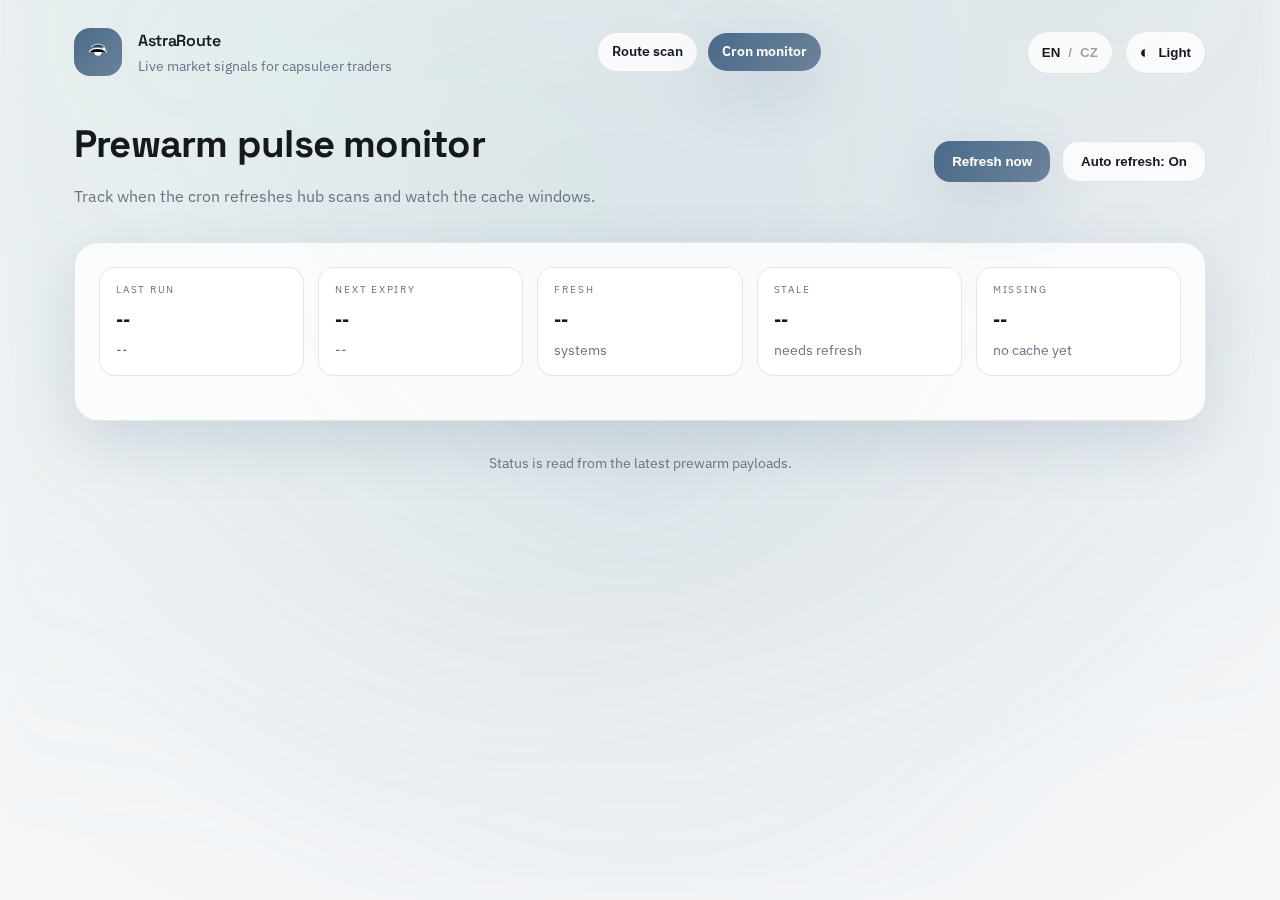
<file: html/monitor.html>
<!DOCTYPE html>
<html lang="en">
  <head>
    <meta charset="UTF-8" />
    <meta name="viewport" content="width=device-width, initial-scale=1" />
    <title>AstraRoute | Monitor</title>
    <link rel="stylesheet" href="styles.css" />
  </head>
  <body>
    <div class="aurora" aria-hidden="true"></div>
    <div class="page">
      <header class="topbar reveal" style="--delay: 0.05s">
        <div class="logo">
          <span class="logo-mark" aria-hidden="true">
            <svg viewBox="0 0 48 48" role="presentation" focusable="false">
              <circle cx="24" cy="24" r="7" fill="currentColor" />
              <path
                d="M8 24c4-9 24-9 32 0"
                stroke="currentColor"
                stroke-width="2"
                stroke-linecap="round"
              />
              <path
                d="M12 14c7-6 17-6 24 0"
                stroke="currentColor"
                stroke-width="2"
                stroke-linecap="round"
                opacity="0.6"
              />
              <circle cx="35" cy="18" r="3" fill="currentColor" />
            </svg>
          </span>
          <div>
            <div class="logo-title">AstraRoute</div>
            <div class="logo-sub" data-i18n="header.sub">Live market signals for capsuleer traders</div>
          </div>
        </div>
        <nav class="topbar-links">
          <a class="topbar-link" href="index.html" data-i18n="nav.home">Route scan</a>
          <a class="topbar-link active" href="monitor.html" data-i18n="nav.monitor">Cron monitor</a>
        </nav>
        <div class="controls">
          <button id="langToggle" class="toggle toggle-lang" data-i18n-aria="controls.langAria" aria-label="Switch language">
            <span data-lang="en">EN</span>
            <span class="divider">/</span>
            <span data-lang="cs">CZ</span>
          </button>
          <button id="themeToggle" class="toggle" data-i18n-aria="controls.themeAria" aria-label="Toggle theme">
            <span class="toggle-icon" aria-hidden="true">◐</span>
            <span id="themeLabel" data-i18n="controls.themeLight">Light</span>
          </button>
        </div>
      </header>

      <section class="monitor-hero reveal" style="--delay: 0.15s">
        <div>
          <h1 data-i18n="monitor.title">Prewarm pulse monitor</h1>
          <p data-i18n="monitor.subtitle">
            Track when the cron refreshes hub scans and watch the cache windows.
          </p>
        </div>
        <div class="monitor-actions">
          <button class="primary" id="refreshButton" data-i18n="monitor.refresh">Refresh now</button>
          <button class="ghost" id="autoToggle" data-i18n="monitor.autoOn">Auto refresh: On</button>
        </div>
      </section>

      <section class="panel monitor-panel reveal" style="--delay: 0.25s">
        <div class="monitor-meta">
          <div class="monitor-meta-card">
            <div class="monitor-meta-label" data-i18n="monitor.meta.lastRun">Last run</div>
            <div class="monitor-meta-value" id="summaryLastRun">--</div>
            <div class="monitor-meta-foot" id="summaryLastRunAge">--</div>
          </div>
          <div class="monitor-meta-card">
            <div class="monitor-meta-label" data-i18n="monitor.meta.nextExpiry">Next expiry</div>
            <div class="monitor-meta-value" id="summaryNextExpiry">--</div>
            <div class="monitor-meta-foot" id="summaryNextExpiryAge">--</div>
          </div>
          <div class="monitor-meta-card">
            <div class="monitor-meta-label" data-i18n="monitor.meta.fresh">Fresh</div>
            <div class="monitor-meta-value" id="summaryFresh">--</div>
            <div class="monitor-meta-foot" data-i18n="monitor.meta.freshFoot">systems</div>
          </div>
          <div class="monitor-meta-card">
            <div class="monitor-meta-label" data-i18n="monitor.meta.stale">Stale</div>
            <div class="monitor-meta-value" id="summaryStale">--</div>
            <div class="monitor-meta-foot" data-i18n="monitor.meta.staleFoot">needs refresh</div>
          </div>
          <div class="monitor-meta-card">
            <div class="monitor-meta-label" data-i18n="monitor.meta.missing">Missing</div>
            <div class="monitor-meta-value" id="summaryMissing">--</div>
            <div class="monitor-meta-foot" data-i18n="monitor.meta.missingFoot">no cache yet</div>
          </div>
        </div>
        <div class="monitor-grid" id="monitorGrid"></div>
        <div class="results-empty" id="monitorEmpty" data-i18n="monitor.empty">
          No systems configured.
        </div>
      </section>

      <footer class="footer reveal" style="--delay: 0.35s">
        <div data-i18n="monitor.footer">Status is read from the latest prewarm payloads.</div>
      </footer>
    </div>

    <script defer src="monitor.js"></script>
  </body>
</html>
</file>
<file: html/styles.css>
@import url("https://fonts.googleapis.com/css2?family=Space+Grotesk:wght@400;500;600;700&family=IBM+Plex+Sans:wght@300;400;500;600&display=swap");

:root {
  color-scheme: light;
  --bg: #f5f6f8;
  --bg-alt: #e8f0f2;
  --surface: rgba(255, 255, 255, 0.8);
  --surface-strong: #ffffff;
  --text: #16181f;
  --muted: #6a7285;
  --accent: #4b6b8a;
  --accent-soft: rgba(75, 107, 138, 0.14);
  --accent-2: #6b829a;
  --accent-3: #8cb8b2;
  --border: rgba(22, 24, 31, 0.1);
  --shadow: 0 20px 60px rgba(75, 107, 138, 0.18);
}

[data-theme="dark"] {
  color-scheme: dark;
  --bg: #0f1116;
  --bg-alt: #151a21;
  --surface: rgba(24, 29, 39, 0.92);
  --surface-strong: #1e2430;
  --text: #eef1f6;
  --muted: #9aa3b2;
  --accent: #6f8fa8;
  --accent-soft: rgba(111, 143, 168, 0.18);
  --accent-2: #7f94a8;
  --accent-3: #7fb0ab;
  --border: rgba(238, 241, 246, 0.1);
  --shadow: 0 24px 70px rgba(10, 12, 18, 0.5);
}

* {
  box-sizing: border-box;
}

body {
  margin: 0;
  font-family: "IBM Plex Sans", "Space Grotesk", sans-serif;
  background: radial-gradient(circle at top, var(--bg-alt), var(--bg));
  color: var(--text);
  min-height: 100vh;
  line-height: 1.6;
}

h1,
h2,
h3,
.logo-title {
  font-family: "Space Grotesk", "IBM Plex Sans", sans-serif;
  letter-spacing: -0.02em;
}

.aurora {
  position: fixed;
  inset: -20% 0 0 0;
  background:
    radial-gradient(circle at 15% 20%, rgba(140, 184, 178, 0.18), transparent 60%),
    radial-gradient(circle at 85% 10%, rgba(107, 130, 154, 0.18), transparent 58%),
    radial-gradient(circle at 50% 60%, rgba(75, 107, 138, 0.16), transparent 62%);
  filter: blur(18px);
  opacity: 0.55;
  z-index: 0;
}

.page {
  position: relative;
  z-index: 1;
  max-width: 1180px;
  margin: 0 auto;
  padding: 28px 24px 48px;
}

.topbar {
  display: flex;
  align-items: center;
  justify-content: space-between;
  gap: 20px;
}

.logo {
  display: flex;
  align-items: center;
  gap: 16px;
}

.logo-mark {
  display: inline-flex;
  align-items: center;
  justify-content: center;
  width: 48px;
  height: 48px;
  border-radius: 16px;
  background: linear-gradient(135deg, var(--accent), var(--accent-2));
  color: #fff;
  font-weight: 700;
  letter-spacing: 0.08em;
}

.logo-mark svg {
  width: 26px;
  height: 26px;
  display: block;
}

.logo-title {
  font-weight: 600;
}

.logo-sub {
  font-size: 0.9rem;
  color: var(--muted);
}

.controls {
  display: flex;
  gap: 12px;
}

.topbar-links {
  display: flex;
  align-items: center;
  gap: 10px;
  flex-wrap: wrap;
}

.topbar-link {
  text-decoration: none;
  color: var(--text);
  padding: 8px 14px;
  border-radius: 999px;
  border: 1px solid var(--border);
  background: var(--surface);
  font-weight: 600;
  font-size: 0.85rem;
  transition: transform 0.2s ease, box-shadow 0.2s ease, border 0.2s ease;
}

.topbar-link:hover {
  transform: translateY(-1px);
  box-shadow: var(--shadow);
}

.topbar-link.active {
  background: linear-gradient(120deg, var(--accent), var(--accent-2));
  color: #fff;
  border: none;
  box-shadow: var(--shadow);
}

.toggle {
  display: inline-flex;
  align-items: center;
  gap: 8px;
  background: var(--surface);
  border: 1px solid var(--border);
  color: var(--text);
  padding: 10px 14px;
  border-radius: 999px;
  cursor: pointer;
  transition: transform 0.2s ease, box-shadow 0.2s ease, border 0.2s ease;
  font-weight: 600;
}

.toggle:hover {
  transform: translateY(-1px);
  box-shadow: var(--shadow);
}

.toggle-lang span {
  opacity: 0.4;
  transition: opacity 0.2s ease;
}

.toggle-lang span.active {
  opacity: 1;
}

.toggle-icon {
  font-size: 1.1rem;
}

.hero {
  margin-top: 40px;
  display: grid;
  grid-template-columns: minmax(0, 1.2fr) minmax(0, 0.8fr);
  gap: 32px;
}

.hero-text h1 {
  font-size: clamp(2.4rem, 3.5vw, 3.2rem);
  margin-bottom: 12px;
}

.hero-text p {
  color: var(--muted);
  margin-bottom: 24px;
}

.hero-actions {
  display: flex;
  gap: 12px;
}

.primary,
.ghost {
  border: none;
  border-radius: 16px;
  padding: 12px 18px;
  font-weight: 600;
  cursor: pointer;
  transition: transform 0.2s ease, box-shadow 0.2s ease;
}

.primary {
  background: linear-gradient(120deg, var(--accent), var(--accent-2));
  color: #fff;
  box-shadow: var(--shadow);
}

.ghost {
  background: var(--surface);
  color: var(--text);
  border: 1px solid var(--border);
}

.primary:hover,
.ghost:hover {
  transform: translateY(-1px);
}

.hero-stats {
  display: grid;
  gap: 16px;
}

.stat-card {
  padding: 16px 18px;
  border-radius: 18px;
  background: var(--surface);
  border: 1px solid var(--border);
  box-shadow: var(--shadow);
}

.stat-label {
  text-transform: uppercase;
  font-size: 0.7rem;
  letter-spacing: 0.18em;
  color: var(--muted);
}

.stat-value {
  font-size: 1.8rem;
  font-weight: 600;
  margin: 8px 0;
}

.stat-foot {
  color: var(--muted);
  font-size: 0.85rem;
}

.panel {
  margin-top: 40px;
  background: var(--surface);
  border-radius: 24px;
  padding: 24px;
  border: 1px solid var(--border);
  box-shadow: var(--shadow);
}

.panel-header {
  display: flex;
  align-items: flex-start;
  justify-content: space-between;
  gap: 24px;
  margin-bottom: 24px;
}

.panel-header h2 {
  margin: 0 0 6px 0;
}

.panel-header p {
  margin: 0;
  color: var(--muted);
}

.panel-meta {
  display: flex;
  gap: 8px;
  align-items: center;
  background: var(--accent-soft);
  border-radius: 999px;
  padding: 6px 12px;
  font-size: 0.85rem;
}

.panel-grid {
  display: grid;
  grid-template-columns: 320px minmax(0, 1fr);
  gap: 24px;
  align-items: start;
}

.filters {
  display: grid;
  gap: 16px;
  position: sticky;
  top: 24px;
  align-self: start;
  max-height: calc(100vh - 180px);
  overflow-y: auto;
  padding-right: 6px;
}

.field {
  display: grid;
  gap: 8px;
  font-weight: 600;
  color: var(--muted);
}

.field input,
.field select {
  padding: 12px 14px;
  border-radius: 14px;
  border: 1px solid var(--border);
  background: var(--surface-strong);
  color: var(--text);
  font-weight: 600;
}

.range {
  display: flex;
  align-items: center;
  gap: 12px;
}

.range output {
  font-weight: 600;
  color: var(--accent);
}

.results {
  display: grid;
  gap: 16px;
}

.results-head {
  display: flex;
  align-items: center;
  justify-content: space-between;
  gap: 12px;
}

.results-title {
  font-weight: 700;
  font-size: 1.1rem;
}

.results-sub {
  color: var(--muted);
}

.results-summary {
  background: var(--accent-soft);
  padding: 8px 12px;
  border-radius: 12px;
  font-size: 0.85rem;
}

.results-source {
  display: inline-flex;
  align-items: center;
  gap: 8px;
  padding: 6px 12px;
  border-radius: 999px;
  background: var(--surface-strong);
  border: 1px solid var(--border);
  font-size: 0.8rem;
  font-weight: 600;
  color: var(--muted);
}

.results-loading {
  display: none;
  padding: 14px 16px;
  border-radius: 14px;
  border: 1px dashed var(--border);
  color: var(--muted);
  font-size: 0.9rem;
}

.analysis {
  background: linear-gradient(120deg, rgba(94, 101, 245, 0.1), rgba(108, 225, 217, 0.18));
  border-radius: 18px;
  padding: 14px 16px;
  border: 1px solid var(--border);
}

.analysis-title {
  font-weight: 700;
  margin-bottom: 6px;
}

.results-list {
  display: grid;
  gap: 14px;
}

.route-card {
  padding: 18px;
  border-radius: 18px;
  border: 1px solid var(--border);
  background: var(--surface-strong);
  display: grid;
  gap: 14px;
  animation: floatIn 0.4s ease;
}

.route-top {
  display: flex;
  justify-content: space-between;
  gap: 16px;
}

.route-path {
  min-width: 0;
}

.route-title {
  font-weight: 700;
  font-size: 1.1rem;
}

.route-cargo {
  margin-top: 6px;
  display: flex;
  align-items: baseline;
  gap: 8px;
  font-size: 0.9rem;
  font-weight: 600;
  color: var(--muted);
  min-width: 0;
}

.route-cargo span {
  text-transform: uppercase;
  font-size: 0.62rem;
  letter-spacing: 0.18em;
  color: var(--accent);
  flex-shrink: 0;
}

.cargo-name {
  min-width: 0;
  overflow: hidden;
  text-overflow: ellipsis;
  white-space: nowrap;
}

.route-tags {
  display: flex;
  flex-wrap: wrap;
  gap: 6px;
  margin-top: 8px;
}

.tag {
  padding: 2px 8px;
  border-radius: 999px;
  font-size: 0.65rem;
  font-weight: 600;
  background: var(--accent-soft);
  color: var(--text);
  letter-spacing: 0.04em;
  white-space: nowrap;
}

.tag-mode {
  background: rgba(111, 143, 168, 0.25);
}

.tag-fresh {
  background: rgba(68, 180, 118, 0.24);
}

.tag-stale {
  background: rgba(214, 107, 74, 0.24);
}

.route-profit-block {
  text-align: right;
  min-width: 140px;
}

.route-profit-label {
  text-transform: uppercase;
  font-size: 0.62rem;
  letter-spacing: 0.22em;
  color: var(--muted);
}

.route-profit-value {
  margin-top: 6px;
  font-weight: 700;
  font-size: 1.2rem;
  color: var(--accent);
}

.route-metrics {
  display: grid;
  grid-template-columns: repeat(auto-fit, minmax(140px, 1fr));
  gap: 12px;
  padding: 12px;
  border-radius: 14px;
  border: 1px solid var(--border);
  background: var(--surface);
}

.metric-label {
  text-transform: uppercase;
  font-size: 0.62rem;
  letter-spacing: 0.18em;
  color: var(--muted);
}

.metric-value {
  margin-top: 4px;
  font-weight: 600;
}

.route-signal {
  display: grid;
  grid-template-columns: repeat(4, minmax(0, 1fr));
  gap: 10px;
}

.signal-item {
  display: flex;
  justify-content: space-between;
  gap: 8px;
  font-size: 0.8rem;
  color: var(--muted);
}

.signal-item strong {
  color: var(--text);
  font-weight: 600;
}

.results-empty {
  display: none;
  padding: 18px;
  border-radius: 16px;
  border: 1px dashed var(--border);
  text-align: center;
  color: var(--muted);
}

.monitor-hero {
  margin-top: 36px;
  display: flex;
  align-items: center;
  justify-content: space-between;
  gap: 24px;
}

.monitor-hero h1 {
  margin: 0 0 10px 0;
  font-size: clamp(2rem, 3vw, 2.7rem);
}

.monitor-hero p {
  margin: 0;
  color: var(--muted);
}

.monitor-actions {
  display: flex;
  flex-wrap: wrap;
  gap: 12px;
}

.monitor-panel {
  margin-top: 32px;
}

.monitor-meta {
  display: grid;
  grid-template-columns: repeat(auto-fit, minmax(200px, 1fr));
  gap: 14px;
  margin-bottom: 20px;
}

.monitor-meta-card {
  padding: 14px 16px;
  border-radius: 16px;
  border: 1px solid var(--border);
  background: var(--surface-strong);
}

.monitor-meta-label {
  text-transform: uppercase;
  font-size: 0.62rem;
  letter-spacing: 0.18em;
  color: var(--muted);
}

.monitor-meta-value {
  margin-top: 8px;
  font-weight: 700;
  font-size: 1.1rem;
}

.monitor-meta-foot {
  margin-top: 6px;
  color: var(--muted);
  font-size: 0.85rem;
}

.monitor-grid {
  display: grid;
  grid-template-columns: repeat(auto-fit, minmax(230px, 1fr));
  gap: 16px;
}

.monitor-history {
  margin-top: 28px;
  display: grid;
  gap: 16px;
}

.monitor-history-head h2 {
  margin: 0 0 6px 0;
}

.monitor-history-head p {
  margin: 0;
  color: var(--muted);
}

.monitor-history-list {
  display: grid;
  gap: 12px;
}

.history-row {
  display: flex;
  align-items: center;
  justify-content: space-between;
  gap: 16px;
  padding: 12px 14px;
  border-radius: 14px;
  border: 1px solid var(--border);
  background: var(--surface-strong);
}

.history-main {
  display: grid;
  gap: 6px;
}

.history-time {
  font-weight: 700;
}

.history-meta {
  display: flex;
  flex-wrap: wrap;
  gap: 12px;
  font-size: 0.85rem;
  color: var(--muted);
}

.history-meta span strong {
  color: var(--text);
  font-weight: 600;
}

.monitor-card {
  padding: 16px;
  border-radius: 18px;
  border: 1px solid var(--border);
  background: var(--surface-strong);
  display: grid;
  gap: 12px;
  box-shadow: var(--shadow);
}

.monitor-card-head {
  display: flex;
  justify-content: space-between;
  gap: 12px;
  align-items: center;
}

.monitor-system {
  font-weight: 700;
  font-size: 1.05rem;
}

.monitor-sub {
  font-size: 0.82rem;
  color: var(--muted);
}

.status-pill {
  padding: 4px 10px;
  border-radius: 999px;
  text-transform: uppercase;
  letter-spacing: 0.14em;
  font-size: 0.62rem;
  font-weight: 700;
  border: 1px solid transparent;
  background: var(--accent-soft);
}

.status-ok {
  background: rgba(127, 176, 171, 0.22);
  border-color: rgba(127, 176, 171, 0.45);
}

.status-stale {
  background: rgba(255, 190, 120, 0.2);
  border-color: rgba(255, 190, 120, 0.45);
}

.status-missing {
  background: rgba(255, 130, 130, 0.18);
  border-color: rgba(255, 130, 130, 0.4);
}

.status-error {
  background: rgba(245, 124, 124, 0.2);
  border-color: rgba(245, 124, 124, 0.5);
}

.status-loading {
  background: rgba(111, 143, 168, 0.2);
  border-color: rgba(111, 143, 168, 0.45);
}

.monitor-items {
  display: grid;
  gap: 8px;
}

.monitor-item {
  display: flex;
  justify-content: space-between;
  gap: 10px;
  font-size: 0.85rem;
}

.monitor-label {
  color: var(--muted);
}

.monitor-value {
  font-weight: 600;
}

.footer {
  margin-top: 32px;
  color: var(--muted);
  text-align: center;
  font-size: 0.85rem;
}

.reveal {
  animation: floatIn 0.8s ease both;
  animation-delay: var(--delay, 0s);
}

@keyframes floatIn {
  from {
    opacity: 0;
    transform: translateY(12px);
  }
  to {
    opacity: 1;
    transform: translateY(0);
  }
}

@media (max-width: 980px) {
  .hero {
    grid-template-columns: 1fr;
  }

  .monitor-hero {
    flex-direction: column;
    align-items: flex-start;
  }

  .panel-grid {
    grid-template-columns: 1fr;
  }

  .filters {
    position: static;
    max-height: none;
    padding-right: 0;
  }

  .route-top {
    flex-direction: column;
    align-items: flex-start;
  }

  .route-profit-block {
    text-align: left;
  }

  .route-metrics {
    grid-template-columns: repeat(2, minmax(0, 1fr));
  }

  .route-signal {
    grid-template-columns: repeat(2, minmax(0, 1fr));
  }
}

@media (max-width: 680px) {
  .topbar {
    flex-direction: column;
    align-items: flex-start;
  }

  .controls {
    width: 100%;
    justify-content: space-between;
  }

  .hero-actions {
    flex-direction: column;
  }

  .panel-header {
    flex-direction: column;
  }

  .results-head {
    flex-direction: column;
    align-items: flex-start;
  }
}
</file>
